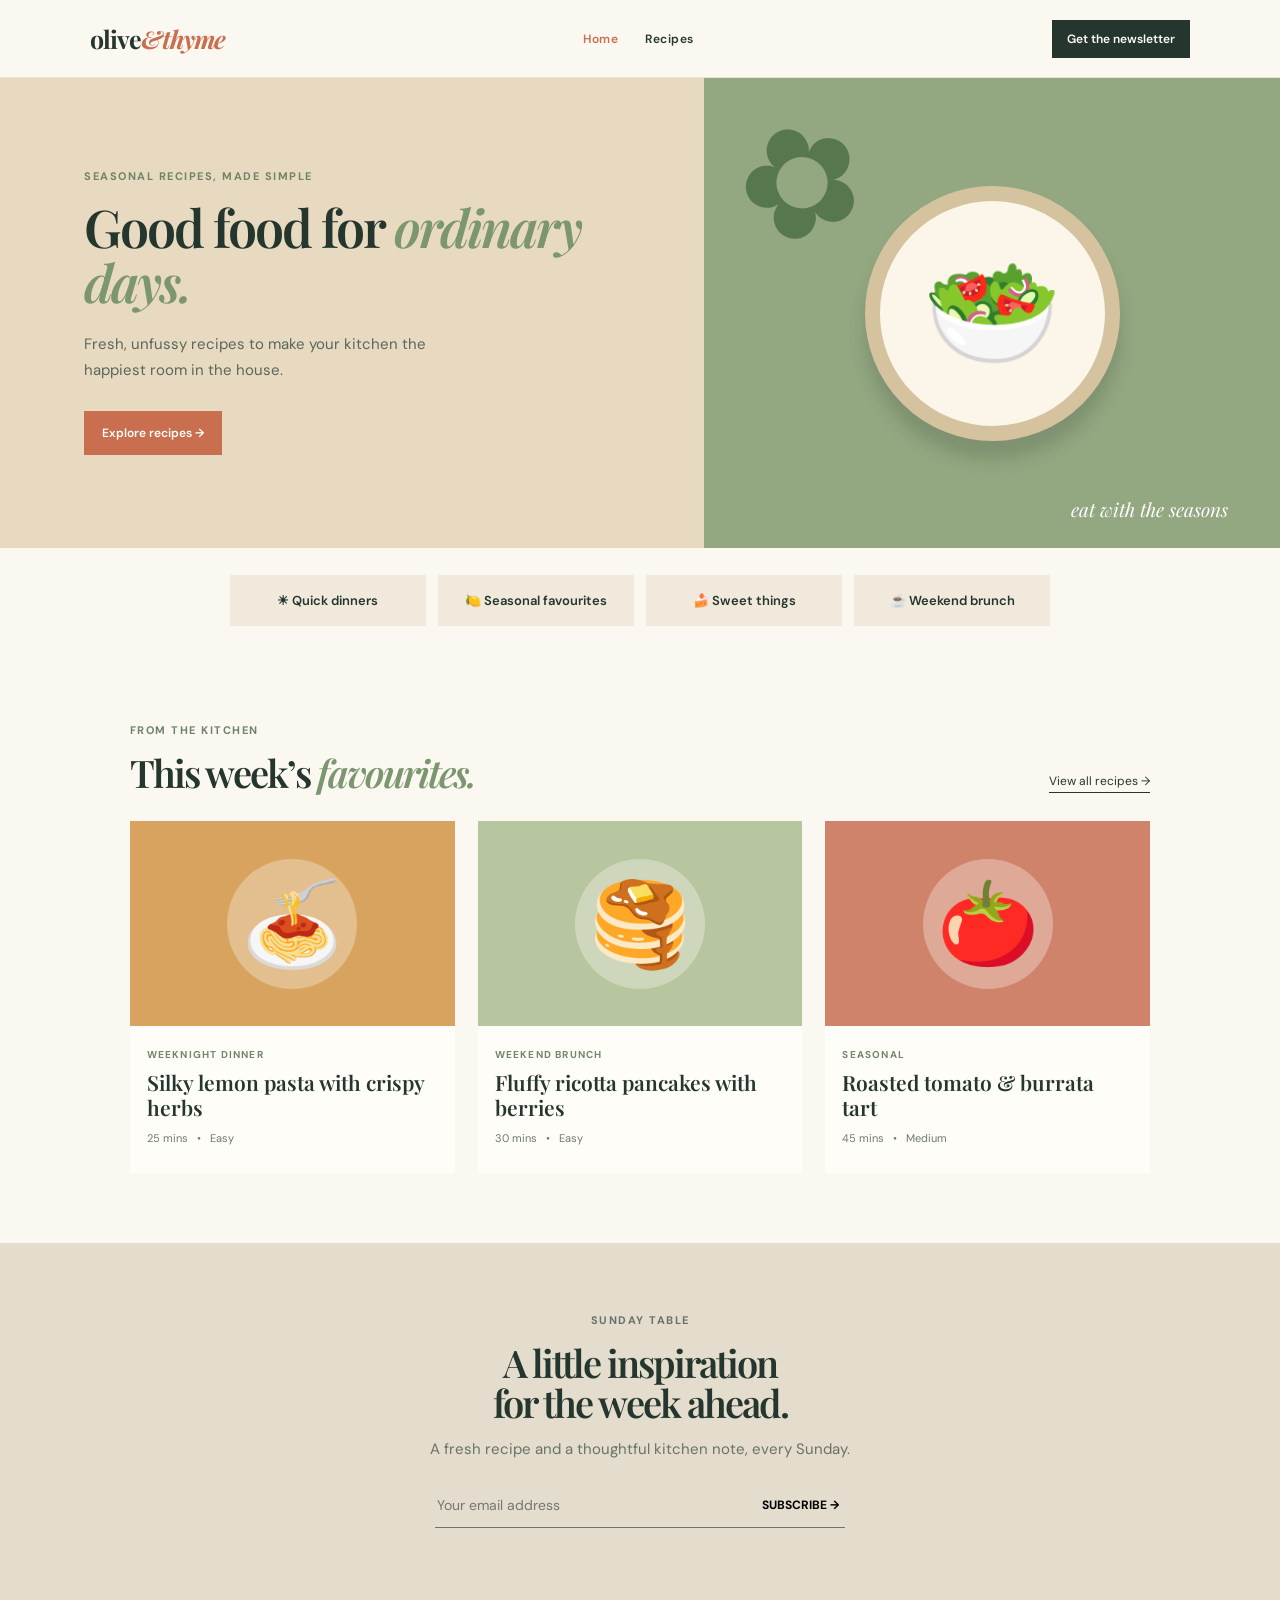
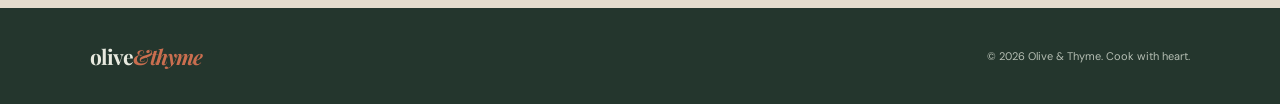
<file: index.html>
<!doctype html><html lang="en"><head><meta charset="utf-8"><meta name="viewport" content="width=device-width,initial-scale=1"><title>Olive & Thyme — Recipes</title><link rel="preconnect" href="https://fonts.googleapis.com"><link rel="preconnect" href="https://fonts.gstatic.com" crossorigin><link href="https://fonts.googleapis.com/css2?family=DM+Sans:wght@400;500;600;700&family=Playfair+Display:ital,wght@0,600;0,700;1,600&display=swap" rel="stylesheet"><link rel="stylesheet" href="style.css"></head><body><header><a class="brand" href="index.html">olive<span>&thyme</span></a><nav><a class="active" href="index.html">Home</a><a href="recipes.html">Recipes</a></nav><a class="subscribe" href="#newsletter">Get the newsletter</a></header><main><section class="hero"><div class="hero-copy"><p class="kicker">SEASONAL RECIPES, MADE SIMPLE</p><h1>Good food for <em>ordinary days.</em></h1><p>Fresh, unfussy recipes to make your kitchen the happiest room in the house.</p><a class="button" href="recipes.html">Explore recipes →</a></div><div class="hero-image"><div class="plate">🥗</div><small>eat with the seasons</small></div></section><section class="quick-links"><a href="recipes.html">☀ Quick dinners</a><a href="recipes.html">🍋 Seasonal favourites</a><a href="recipes.html">🍰 Sweet things</a><a href="recipes.html">☕ Weekend brunch</a></section><section class="featured"><div class="heading"><div><p class="kicker">FROM THE KITCHEN</p><h2>This week’s <em>favourites.</em></h2></div><a href="recipes.html">View all recipes →</a></div><div class="recipe-grid"><article class="recipe"><div class="photo gold"><span>🍝</span></div><div class="recipe-body"><small>WEEKNIGHT DINNER</small><h3>Silky lemon pasta with crispy herbs</h3><p class="meta">25 mins <span>•</span> Easy</p></div></article><article class="recipe"><div class="photo green"><span>🥞</span></div><div class="recipe-body"><small>WEEKEND BRUNCH</small><h3>Fluffy ricotta pancakes with berries</h3><p class="meta">30 mins <span>•</span> Easy</p></div></article><article class="recipe"><div class="photo coral"><span>🍅</span></div><div class="recipe-body"><small>SEASONAL</small><h3>Roasted tomato & burrata tart</h3><p class="meta">45 mins <span>•</span> Medium</p></div></article></div></section><section id="newsletter" class="newsletter"><p class="kicker">SUNDAY TABLE</p><h2>A little inspiration<br>for the week ahead.</h2><p>A fresh recipe and a thoughtful kitchen note, every Sunday.</p><form onsubmit="event.preventDefault();document.querySelector('#thanks').textContent='You’re on the list — welcome to the table!';this.reset()"><input type="email" required placeholder="Your email address"><button>SUBSCRIBE →</button></form><small id="thanks"></small></section></main><footer><a class="brand" href="index.html">olive<span>&thyme</span></a><p>© 2026 Olive & Thyme. Cook with heart.</p></footer></body></html>
</file>
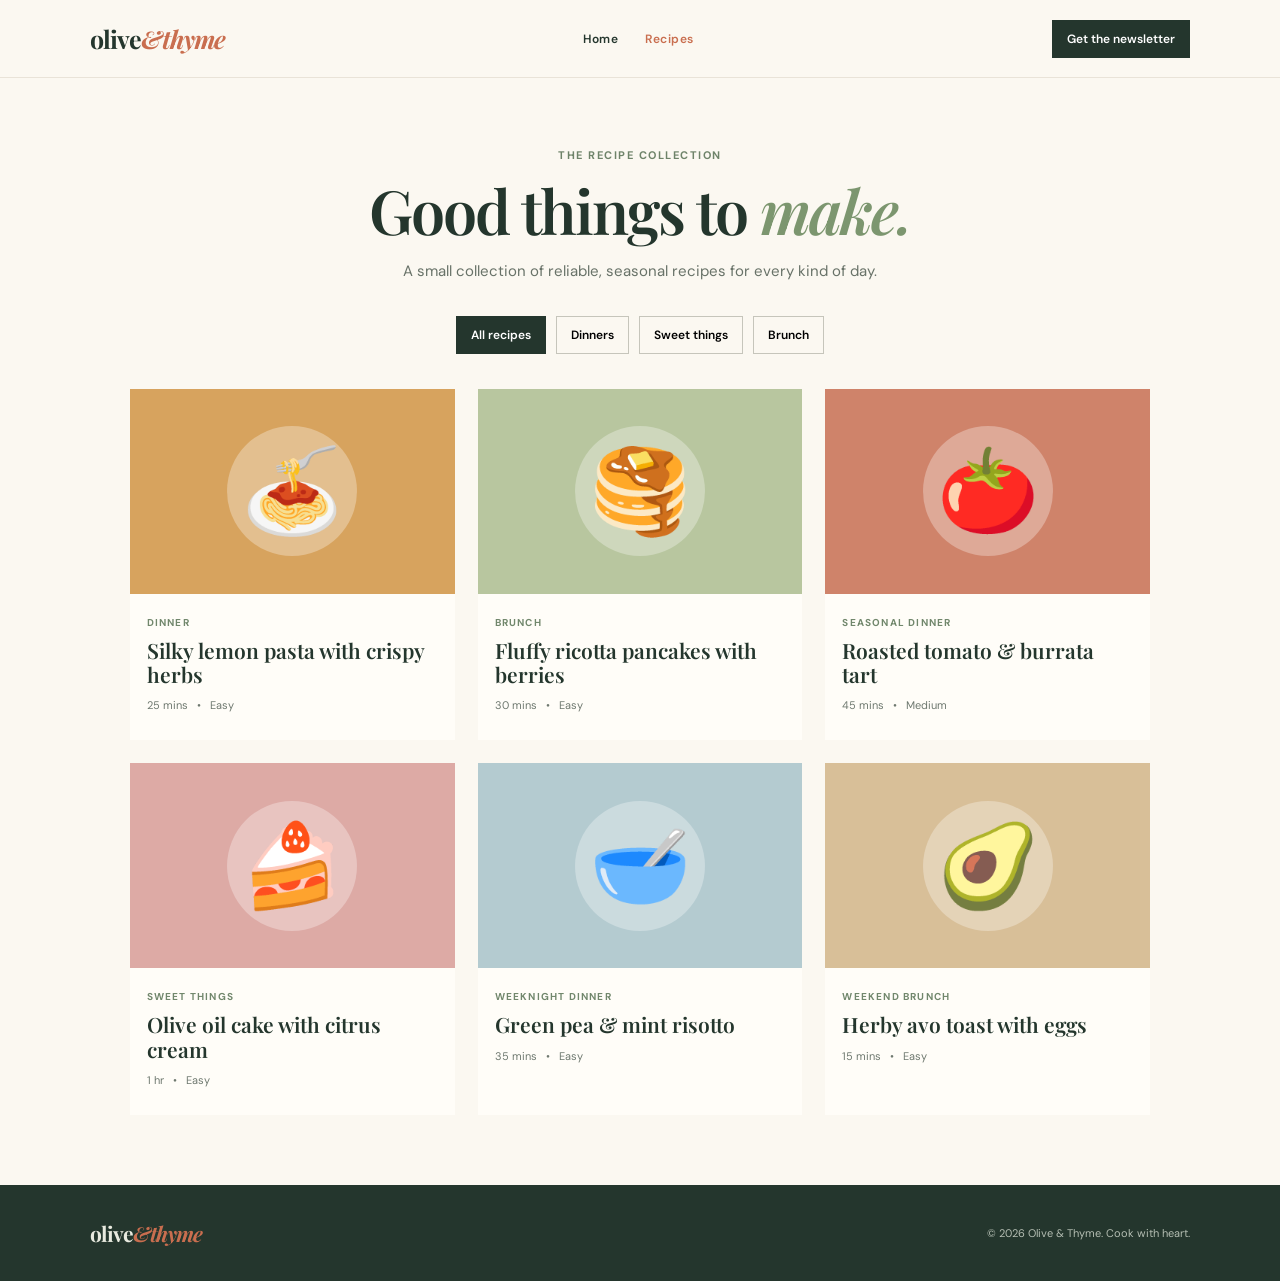
<file: recipes.html>
<!doctype html><html lang="en"><head><meta charset="utf-8"><meta name="viewport" content="width=device-width,initial-scale=1"><title>Recipe Collection — Olive & Thyme</title><link rel="preconnect" href="https://fonts.googleapis.com"><link rel="preconnect" href="https://fonts.gstatic.com" crossorigin><link href="https://fonts.googleapis.com/css2?family=DM+Sans:wght@400;500;600;700&family=Playfair+Display:ital,wght@0,600;0,700;1,600&display=swap" rel="stylesheet"><link rel="stylesheet" href="style.css"></head><body><header><a class="brand" href="index.html">olive<span>&thyme</span></a><nav><a href="index.html">Home</a><a class="active" href="recipes.html">Recipes</a></nav><a class="subscribe" href="index.html#newsletter">Get the newsletter</a></header><main class="collection"><p class="kicker">THE RECIPE COLLECTION</p><h1>Good things to <em>make.</em></h1><p class="intro">A small collection of reliable, seasonal recipes for every kind of day.</p><div class="filters"><button class="selected" onclick="filterRecipes('all',this)">All recipes</button><button onclick="filterRecipes('dinner',this)">Dinners</button><button onclick="filterRecipes('sweet',this)">Sweet things</button><button onclick="filterRecipes('brunch',this)">Brunch</button></div><section class="recipe-grid collection-grid" id="recipeGrid"><article class="recipe" data-type="dinner"><div class="photo gold"><span>🍝</span></div><div class="recipe-body"><small>DINNER</small><h3>Silky lemon pasta with crispy herbs</h3><p class="meta">25 mins <span>•</span> Easy</p></div></article><article class="recipe" data-type="brunch"><div class="photo green"><span>🥞</span></div><div class="recipe-body"><small>BRUNCH</small><h3>Fluffy ricotta pancakes with berries</h3><p class="meta">30 mins <span>•</span> Easy</p></div></article><article class="recipe" data-type="dinner"><div class="photo coral"><span>🍅</span></div><div class="recipe-body"><small>SEASONAL DINNER</small><h3>Roasted tomato & burrata tart</h3><p class="meta">45 mins <span>•</span> Medium</p></div></article><article class="recipe" data-type="sweet"><div class="photo pink"><span>🍰</span></div><div class="recipe-body"><small>SWEET THINGS</small><h3>Olive oil cake with citrus cream</h3><p class="meta">1 hr <span>•</span> Easy</p></div></article><article class="recipe" data-type="dinner"><div class="photo blue"><span>🥣</span></div><div class="recipe-body"><small>WEEKNIGHT DINNER</small><h3>Green pea & mint risotto</h3><p class="meta">35 mins <span>•</span> Easy</p></div></article><article class="recipe" data-type="brunch"><div class="photo tan"><span>🥑</span></div><div class="recipe-body"><small>WEEKEND BRUNCH</small><h3>Herby avo toast with eggs</h3><p class="meta">15 mins <span>•</span> Easy</p></div></article></section></main><footer><a class="brand" href="index.html">olive<span>&thyme</span></a><p>© 2026 Olive & Thyme. Cook with heart.</p></footer><script>function filterRecipes(type,button){document.querySelectorAll('.filters button').forEach(b=>b.classList.remove('selected'));button.classList.add('selected');document.querySelectorAll('[data-type]').forEach(card=>card.style.display=type==='all'||card.dataset.type===type?'block':'none')}</script></body></html>
</file>
<file: style.css>
:root{--ink:#24362d;--cream:#fbf8f1;--sand:#e8ddc9;--olive:#7d946f;--terracotta:#c96e4f;--muted:#6e786f}*{box-sizing:border-box}body{margin:0;background:var(--cream);color:var(--ink);font:15px 'DM Sans',sans-serif}a{text-decoration:none;color:inherit}header{height:78px;display:flex;align-items:center;justify-content:space-between;padding:0 7%;border-bottom:1px solid #e9e3d8;background:#fbf8f1}.brand{font:700 25px 'Playfair Display';letter-spacing:-1px}.brand span{font-style:italic;color:var(--terracotta)}nav{display:flex;gap:27px}nav a{font-size:12px;font-weight:600;letter-spacing:.5px}nav .active{color:var(--terracotta)}.subscribe,.button{background:var(--ink);color:#fff;padding:11px 15px;font-size:12px;font-weight:600}.hero{display:grid;grid-template-columns:1.1fr .9fr;background:#e8dac1;min-height:470px}.hero-copy{padding:91px 12%}.kicker{font-size:11px;letter-spacing:1.5px;font-weight:700;color:#6e8369;margin:0 0 16px}.hero h1,h1,h2{font:600 52px/1.06 'Playfair Display';letter-spacing:-2px;margin:0}.hero h1 em,h1 em,h2 em{color:#7c966f}.hero-copy>p:not(.kicker){line-height:1.7;max-width:390px;color:#59665b;margin:23px 0 28px}.button{display:inline-block;background:var(--terracotta);padding:14px 18px}.hero-image{background:#93a781;display:grid;place-items:center;position:relative;overflow:hidden}.plate{height:255px;width:255px;border-radius:50%;background:#fcf5e9;border:15px solid #d4c39e;box-shadow:0 18px 16px #46564444;display:grid;place-items:center;font-size:111px;z-index:1}.hero-image:before{content:'✿';position:absolute;color:#57784f;font-size:150px;top:6px;left:6%;transform:rotate(-24deg)}.hero-image small{position:absolute;bottom:26px;right:9%;z-index:2;color:white;font:italic 19px 'Playfair Display'}.quick-links{max-width:1000px;margin:0 auto;padding:27px 7%;display:grid;grid-template-columns:repeat(4,1fr);gap:12px}.quick-links a{background:#f1eadc;padding:17px;text-align:center;font-weight:600;font-size:13px}.featured,.collection{padding:70px 7%;max-width:1200px;margin:auto}.heading{display:flex;justify-content:space-between;align-items:end;margin-bottom:28px}.heading h2{font-size:38px}.heading a{font-size:12px;border-bottom:1px solid;padding-bottom:3px}.recipe-grid{display:grid;grid-template-columns:repeat(3,1fr);gap:23px}.recipe{background:#fffdf8}.photo{height:205px;display:grid;place-items:center;font-size:82px;position:relative;overflow:hidden}.photo:after{content:'';width:130px;height:130px;position:absolute;border-radius:50%;background:#ffffff4d}.photo span{z-index:1}.gold{background:#d7a35e}.green{background:#b8c69f}.coral{background:#cf836a}.pink{background:#ddaaa5}.blue{background:#b4cbd0}.tan{background:#d8bf98}.recipe-body{padding:17px}.recipe-body small{font-size:10px;letter-spacing:1.2px;color:#71876c;font-weight:700}.recipe h3{font:600 21px/1.16 'Playfair Display';margin:7px 0 12px}.meta{color:var(--muted);font-size:11px}.meta span{margin:0 6px}.newsletter{text-align:center;background:#e4dccd;padding:70px 20px}.newsletter h2{font-size:38px}.newsletter p,.intro{color:#687268}.newsletter form{max-width:410px;margin:24px auto 0;display:flex;border-bottom:1px solid #6b766c}.newsletter input{flex:1;border:0;background:transparent;padding:13px 2px;font:14px 'DM Sans';outline:0}.newsletter button{border:0;background:transparent;font:700 12px 'DM Sans';cursor:pointer}#thanks{color:#56764f;display:block;margin-top:10px}footer{padding:30px 7%;background:var(--ink);color:#e8eadf;display:flex;justify-content:space-between;align-items:center}footer .brand{font-size:21px}footer p{font-size:11px;color:#b5beb3}.collection{text-align:center;min-height:75vh}.collection h1{font-size:61px}.intro{max-width:500px;margin:18px auto 30px}.filters{display:flex;justify-content:center;gap:10px;flex-wrap:wrap;margin:35px 0}.filters button{border:1px solid #c6c5bb;background:transparent;padding:10px 14px;font:600 12px 'DM Sans';cursor:pointer}.filters .selected{background:var(--ink);color:#fff;border-color:var(--ink)}.collection-grid{text-align:left}@media(max-width:700px){header{padding:0 5%;height:66px}nav{display:none}.hero{grid-template-columns:1fr}.hero-copy{padding:65px 9%}.hero h1,h1{font-size:43px}.hero-image{min-height:270px}.plate{width:200px;height:200px;font-size:85px}.quick-links{grid-template-columns:1fr 1fr;padding:22px 5%}.featured,.collection{padding:58px 5%}.heading h2{font-size:31px}.recipe-grid{grid-template-columns:1fr;gap:18px}.photo{height:215px}.newsletter{padding:58px 20px}footer{display:grid;gap:10px}.collection h1{font-size:48px}}
</file>
